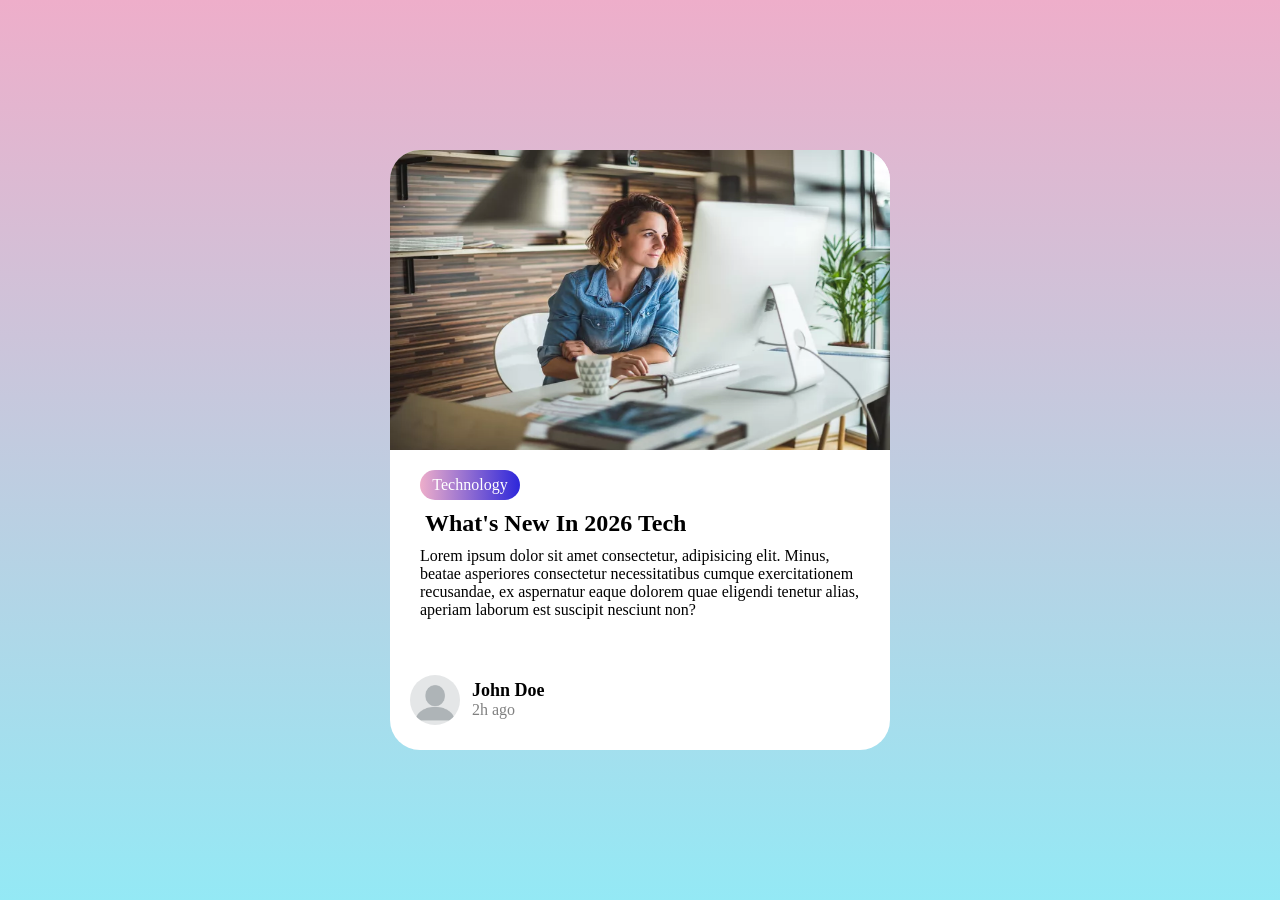
<file: index.html>
<!DOCTYPE html>
<html lang="en">
<head>
    <meta charset="UTF-8">
    <meta name="viewport" content="width=device-width, initial-scale=1.0">
    <link rel="stylesheet" href="./style.css">
    <title>Cards</title>
</head>
<body>
    <section id="asd">
         <div class="cards">
            <div class="card">
                <div class="header">
<div class="image">
    <img src="images/GettyImages-614421992-5bb4b837c9e77c002637a247.webp" alt="image">
</div>
                </div>
                <div class="main-text">
<div class="headtext"><p>Technology</p></div>
<div class="h1"><h1>What's New In 2026 Tech</h1></div>
<div class="text"><p>Lorem ipsum dolor sit amet consectetur, adipisicing elit. Minus, beatae asperiores consectetur necessitatibus cumque exercitationem recusandae, ex aspernatur eaque dolorem quae eligendi tenetur alias, aperiam laborum est suscipit nesciunt non?</p></div>
                </div>
                <div class="footer">
                    <div class="img">
                        <img src="images/blank-profile-picture.png" alt="profile image">
                    </div>
                    <div class="name">
                        <h3>John Doe</h3>
                        <p>2h ago</p>
                    </div>
                </div>
           </div>
    </section>
  
</body>
</html>
</file>
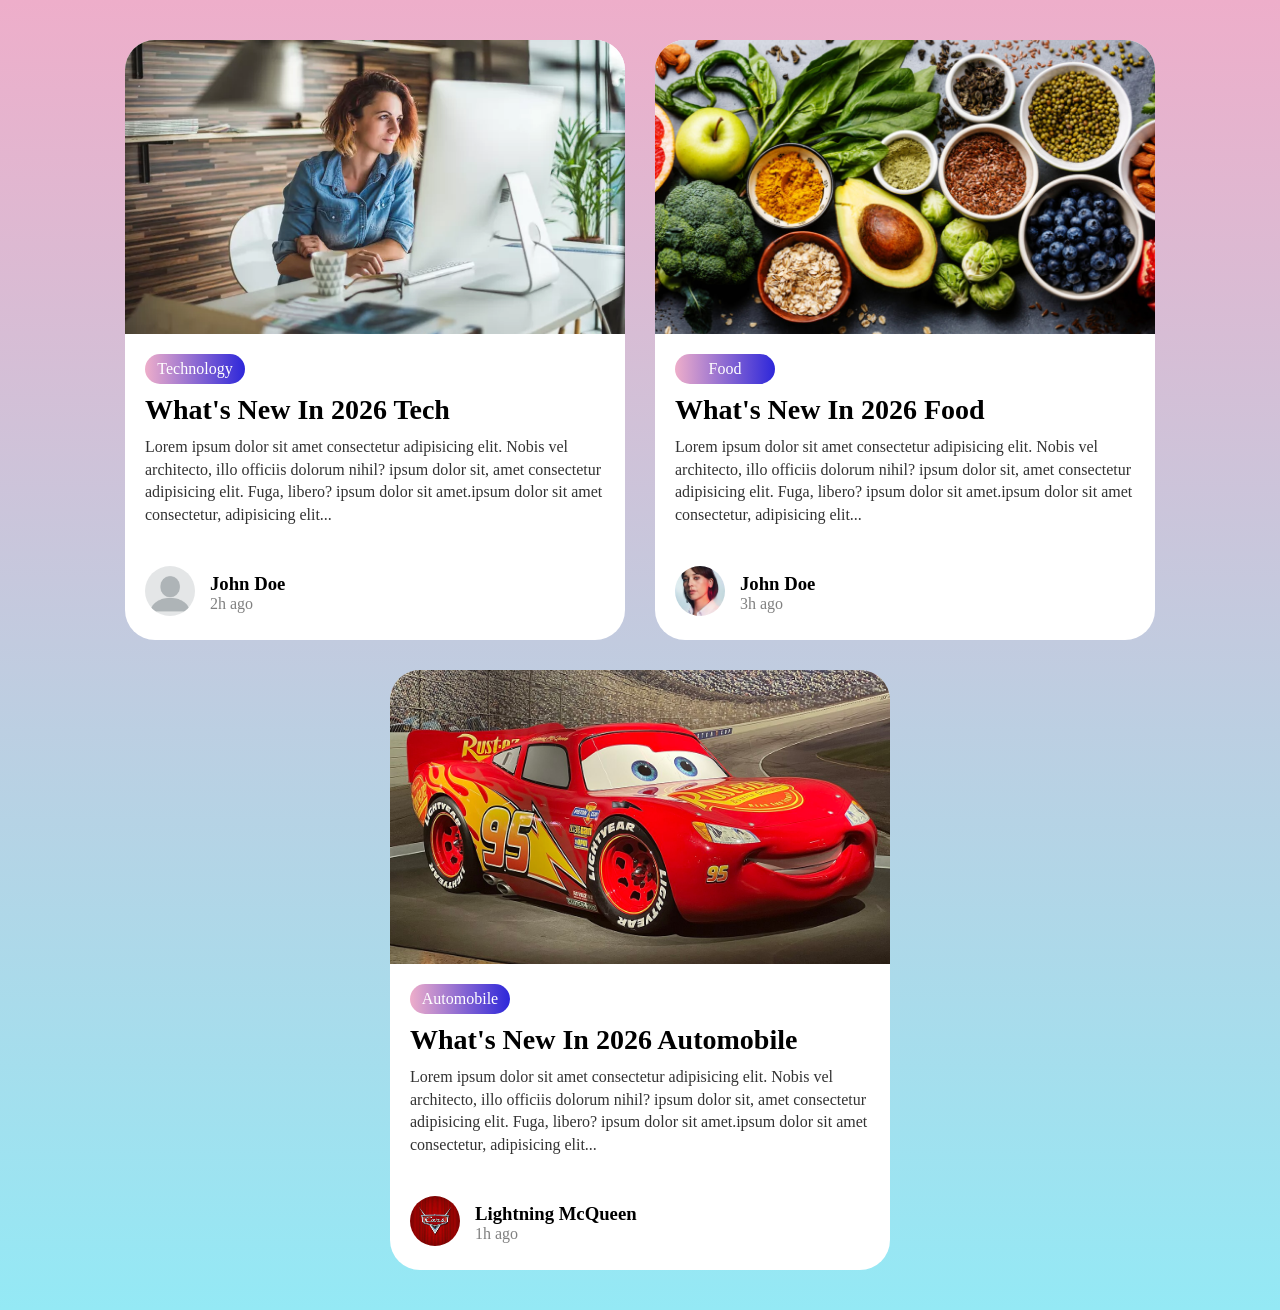
<file: Task1/index.html>
<!DOCTYPE html>
<html lang="en">
<head>
    <meta charset="UTF-8">
    <meta name="viewport" content="width=device-width, initial-scale=1.0">
    <link rel="stylesheet" href="./style.css">
    <title>Cards</title>
</head>
<body>
    <!DOCTYPE html>
<html lang="en">
<head>
    <meta charset="UTF-8">
    <meta name="viewport" content="width=device-width, initial-scale=1.0">
    <link rel="stylesheet" href="./style.css">
    <title>Cards</title>
</head>
<body>

<section id="cards">
<!-- card1 -->
    <div class="card">

        <div class="header">
            <div class="image">
                <img src="images/GettyImages-614421992-5bb4b837c9e77c002637a247.webp" alt="image">
            </div>
        </div>

        <div class="main-text">
            <div class="headtext"><p>Technology</p></div>
            <div class="h1"><h1>What's New In 2026 Tech</h1></div>
            <div class="text">
                <p>Lorem ipsum dolor sit amet consectetur adipisicing elit. Nobis vel architecto, illo officiis dolorum nihil? ipsum dolor sit, amet consectetur adipisicing elit. Fuga, libero? ipsum dolor sit amet.ipsum dolor sit amet consectetur, adipisicing elit...</p>
            </div>
        </div>

        <div class="footer">
            <div class="img">
                <img src="images/blank-profile-picture.png" alt="profile image">
            </div>
            <div class="name">
                <h3>John Doe</h3>
                <p>2h ago</p>
            </div>
        </div>

    </div>

    <!-- card2 -->

    <div class="card">

        <div class="header">
            <div class="image">
                <img src="images/healthy-food-and-a-healthy-mind-1024x683.jpg" alt="foodimage">
            </div>
        </div>

        <div class="main-text">
            <div class="headtext"><p>Food</p></div>
            <div class="h1"><h1>What's New In 2026 Food</h1></div>
            <div class="text">
                <p>Lorem ipsum dolor sit amet consectetur adipisicing elit. Nobis vel architecto, illo officiis dolorum nihil? ipsum dolor sit, amet consectetur adipisicing elit. Fuga, libero? ipsum dolor sit amet.ipsum dolor sit amet consectetur, adipisicing elit...</p>
            </div>
        </div>

        <div class="footer">
            <div class="img">
                <img src="images/images.jpeg" alt="profile image">
            </div>
            <div class="name">
                <h3>John Doe</h3>
                <p>3h ago</p>
            </div>
        </div>

    </div>
    
     <!-- card3 -->

     <div class="card">

        <div class="header">
            <div class="image">
                <img src="images/Lightning_McQueen_Petersen_Automotive_Museum_2024.jpg" alt="carimage">
            </div>
        </div>

        <div class="main-text">
            <div class="headtext"><p>Automobile</p></div>
            <div class="h1"><h1>What's New In 2026 Automobile</h1></div>
            <div class="text">
                <p>Lorem ipsum dolor sit amet consectetur adipisicing elit. Nobis vel architecto, illo officiis dolorum nihil? ipsum dolor sit, amet consectetur adipisicing elit. Fuga, libero? ipsum dolor sit amet.ipsum dolor sit amet consectetur, adipisicing elit...</p>
            </div>
        </div>

        <div class="footer">
            <div class="img">
                <img src="images/download.jpeg" alt="profile image">
            </div>
            <div class="name">
                <h3>Lightning McQueen</h3>
                <p>1h ago</p>
            </div>
        </div>

</section>

</body>
</html>
</file>
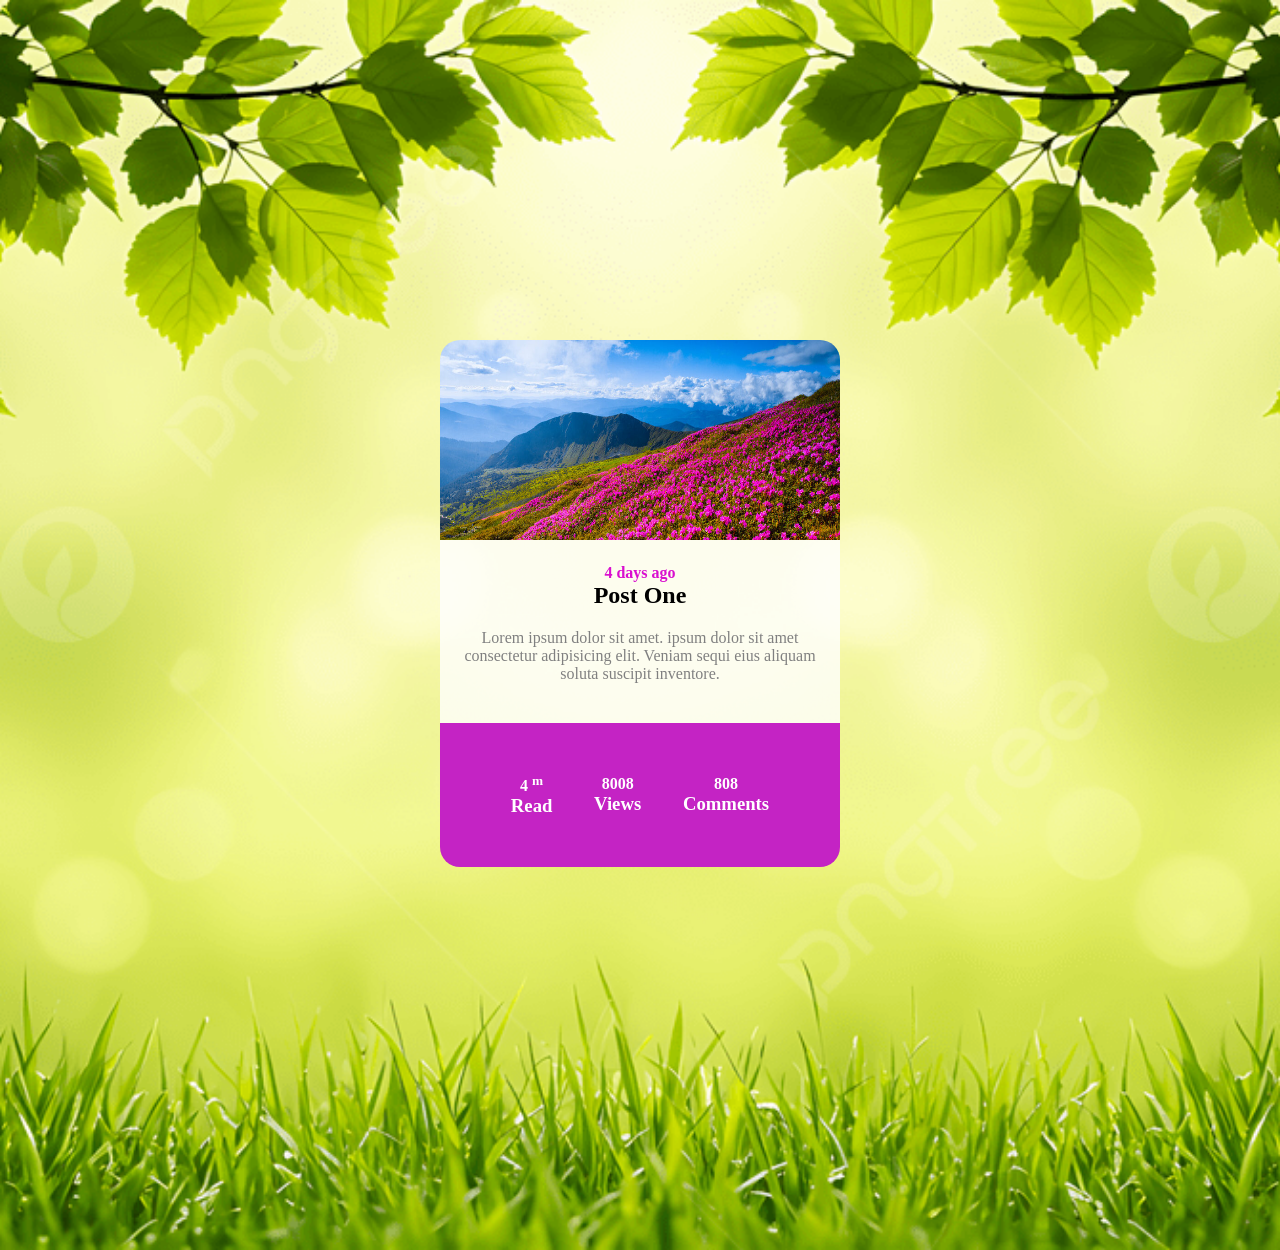
<file: Task2/index.html>
<!DOCTYPE html>
<html lang="en">
<head>
    <meta charset="UTF-8">
    <meta name="viewport" content="width=device-width, initial-scale=1.0">
    <link rel="stylesheet" href="./style.css">
    <title>Card2</title>
</head>
<body>
    <section id="cards">
        <div class="card">
            <div class="header">
                <div class="image">
                   <img src="images/360_F_712992290_txDMx5IZuudkzYRUDZWT5zLLKFgQsqGD.jpg" alt="flowersimg">
                </div>
            </div>
            <div class="body">
                <div class="main-text">
                    <p>4 days ago</p>
                    <h1>Post One</h1>
                </div>
                <div class="sub-text">
                    <p>Lorem ipsum dolor sit amet. ipsum dolor sit amet consectetur adipisicing elit. Veniam sequi eius aliquam soluta suscipit inventore.</p>
            </div>
        </div>
        <div class="footer">
            <div class="read">
                <p>4 <sup>m</sup></p>
                <h3>Read</h3>
            </div>
            <div class="views">
                <p>8008</p>
                <h3>Views</h3>
            </div>
            <div class="comment">
                <p>808</p>
                <h3>Comments</h3>
            </div>
        </div>

    </section>
</body>
</html>
</file>
<file: style.css>
* {
  margin: 0;
  padding: 0;
}
body {
  background: linear-gradient(#eeaeca 0%, #94e9f5 100%);
}
#asd {
  display: flex;
  justify-content: center;
  align-items: center;
  height: 100vh;
}

.cards {
  width: 500px;
  height: 600px;
  background-color: white;
  border-radius: 30px;
}

.cards .card {
  width: 100%;
  height: 100%;
}

.cards .card .header {
  width: 100%;
  height: 300px;
}
.cards .card .header .image {
  display: flex;
  justify-content: center;
  align-items: center;
}

.cards .card .header .image img {
  border-top-left-radius: 30px;
  border-top-right-radius: 30px;
  width: 500px;
  height: 300px;
}
.cards .card .main-text .headtext {
  padding-bottom: 10px;
  padding-left: 10px;
}

.cards .main-text {
  padding-left: 20px;
  padding-right: 20px;
  padding-top: 20px;
}
.cards .main-text .headtext p {
  background: linear-gradient(90deg, #eeaeca 0%, #2d27da 100%);
  width: 100px;
  height: 30px;
  display: flex;
  justify-content: center;
  align-items: center;
  color: white;
  border-radius: 50px;
}

.cards .main-text .headtext h1 {
  font-size: 30px;
  margin-top: 10px;
  margin-bottom: 10px;
  padding: 10px;
  padding-left: 100px;
}
.cards .main-text .text {
  padding: 10px;
}
.footer {
  display: flex;
  gap: 2px;
  height: 220px;
  align-items: center;
}
.main-text h1 {
  padding-left: 15px;
}
.footer .img {
}
.footer .img img {
  width: 50px;
  height: 50px;
  border-radius: 50px;
  margin: 10px;
  margin-left: 20px;
  margin-bottom: 85px;
}
.footer .name {
  padding-bottom: 80px;
}
.footer .name h3 {
  font-size: 18px;
}
.footer .name p {
  color: gray;
}
</file>
<file: Task1/style.css>
* {
  margin: 0;
  padding: 0;
  box-sizing: border-box;
}

body {
  background: linear-gradient(#eeaeca 0%, #94e9f5 100%);
  min-height: 100vh;
  display: flex;
  justify-content: center;
  align-items: center;
}

#cards {
  display: flex;
  gap: 30px;
  justify-content: center;
  align-items: center;
  flex-wrap: wrap;
  padding: 40px;
}

.card {
  width: 500px;
  height: 600px;
  background-color: white;
  border-radius: 30px;
  overflow: hidden;
  display: flex;
  flex-direction: column;
}

.card .header {
  width: 100%;
  height: 300px;
  overflow: hidden;
}
.card:hover .header img {
  transform: scale(1.1);
  cursor: pointer;
}

.card .header .image img {
  width: 100%;
  height: 300px;
  object-fit: cover;
  transition: 0.4s;
}

.card .main-text {
  padding: 20px;
}

.card .main-text .headtext p {
  background: linear-gradient(90deg, #eeaeca 0%, #2d27da 100%);
  width: 100px;
  height: 30px;
  display: flex;
  justify-content: center;
  align-items: center;
  color: white;
  border-radius: 50px;
  margin-bottom: 10px;
}

.card .main-text h1 {
  font-size: 28px;
  margin-bottom: 10px;
}

.card .main-text .text p {
  color: #333;
  line-height: 1.4;
}

.card .footer {
  display: flex;
  gap: 15px;
  align-items: center;
  padding: 20px;
  margin-top: auto;
}

.card .footer .img img {
  width: 50px;
  height: 50px;
  border-radius: 50%;
}

.card .footer .name p {
  color: gray;
}
</file>
<file: Task2/style.css>
*{
    margin: auto;
    padding: 0;
    box-sizing: border-box;
}
body{
    background-image: url('images/pngtree-lush-green-spring-nature-background-picture-image_16619614.jpg');
    background-repeat: no-repeat;
    background-size: cover;
    background-position: center;
    min-height: 100vh;
}
.card{
    width: 400px;
    height: 500px;
    background-color: rgba(255, 255, 255, 0.8);
    border-radius: 20px;
    display: flex;
    flex-direction: column;
    justify-content: space-between;
    margin-top: 350px;  
}
.card .header{
    display: flex;
    align-items: center;
    padding: 20px;
    
}

.card .image img{
    width: 400px;
    height: 200px;
    border-top-left-radius: 20px;
    border-top-right-radius: 20px;
    position: relative;
   right: 20px;
   bottom: 30px;
}

.body{
    padding: 20px;
  
}

.body .main-text{

}

.body .main-text h1{
    text-align: center;

}

.body .main-text p{
    text-align: center;
    font-weight: bold;
    color: rgb(217, 15, 207);
    margin-top: -50px;
    
}

.body .sub-text{
   margin-top: 20px;
    text-align: center;
    color: gray;
}

.footer{
    display: flex;
    justify-content: space-around;
    padding: 50px;
    margin: 20px 0 80px 0;
    background-color: rgb(196, 35, 196);
    border-bottom-left-radius: 20px;
    border-bottom-right-radius: 20px;

}

.footer .read{
    text-align: center;
}
.footer .read p{
    font-weight: bold;
    color: white;
    
}  
.footer .read h3{
    color: white;
    
}
.footer .views{
    text-align: center;
}
.footer .views p{
    font-weight: bold;
    color: white;

}
.footer .views h3{
    color: white;
}

.footer .comment{
    text-align: center; 
}
.footer .comment p{
    font-weight: bold;
    color: white;
}  
.footer .comment h3{
    color: white;   
}
</file>
